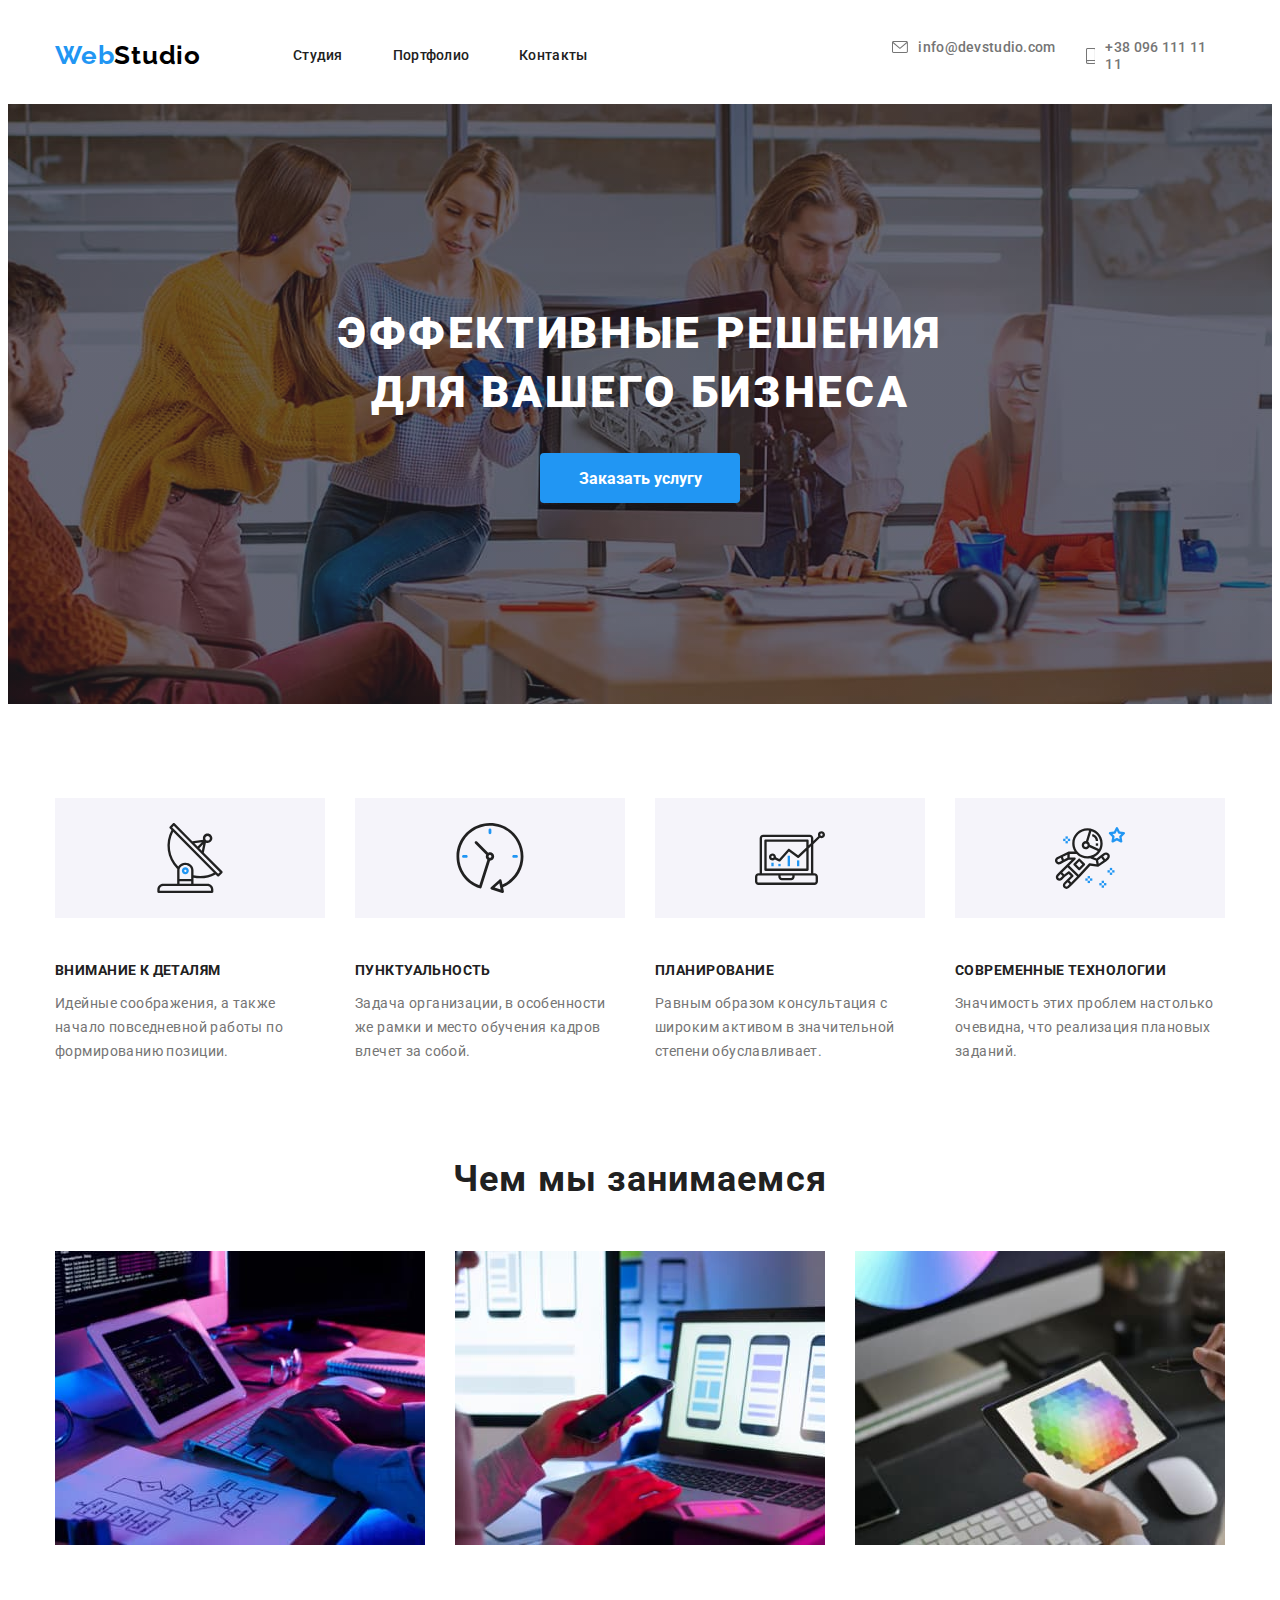
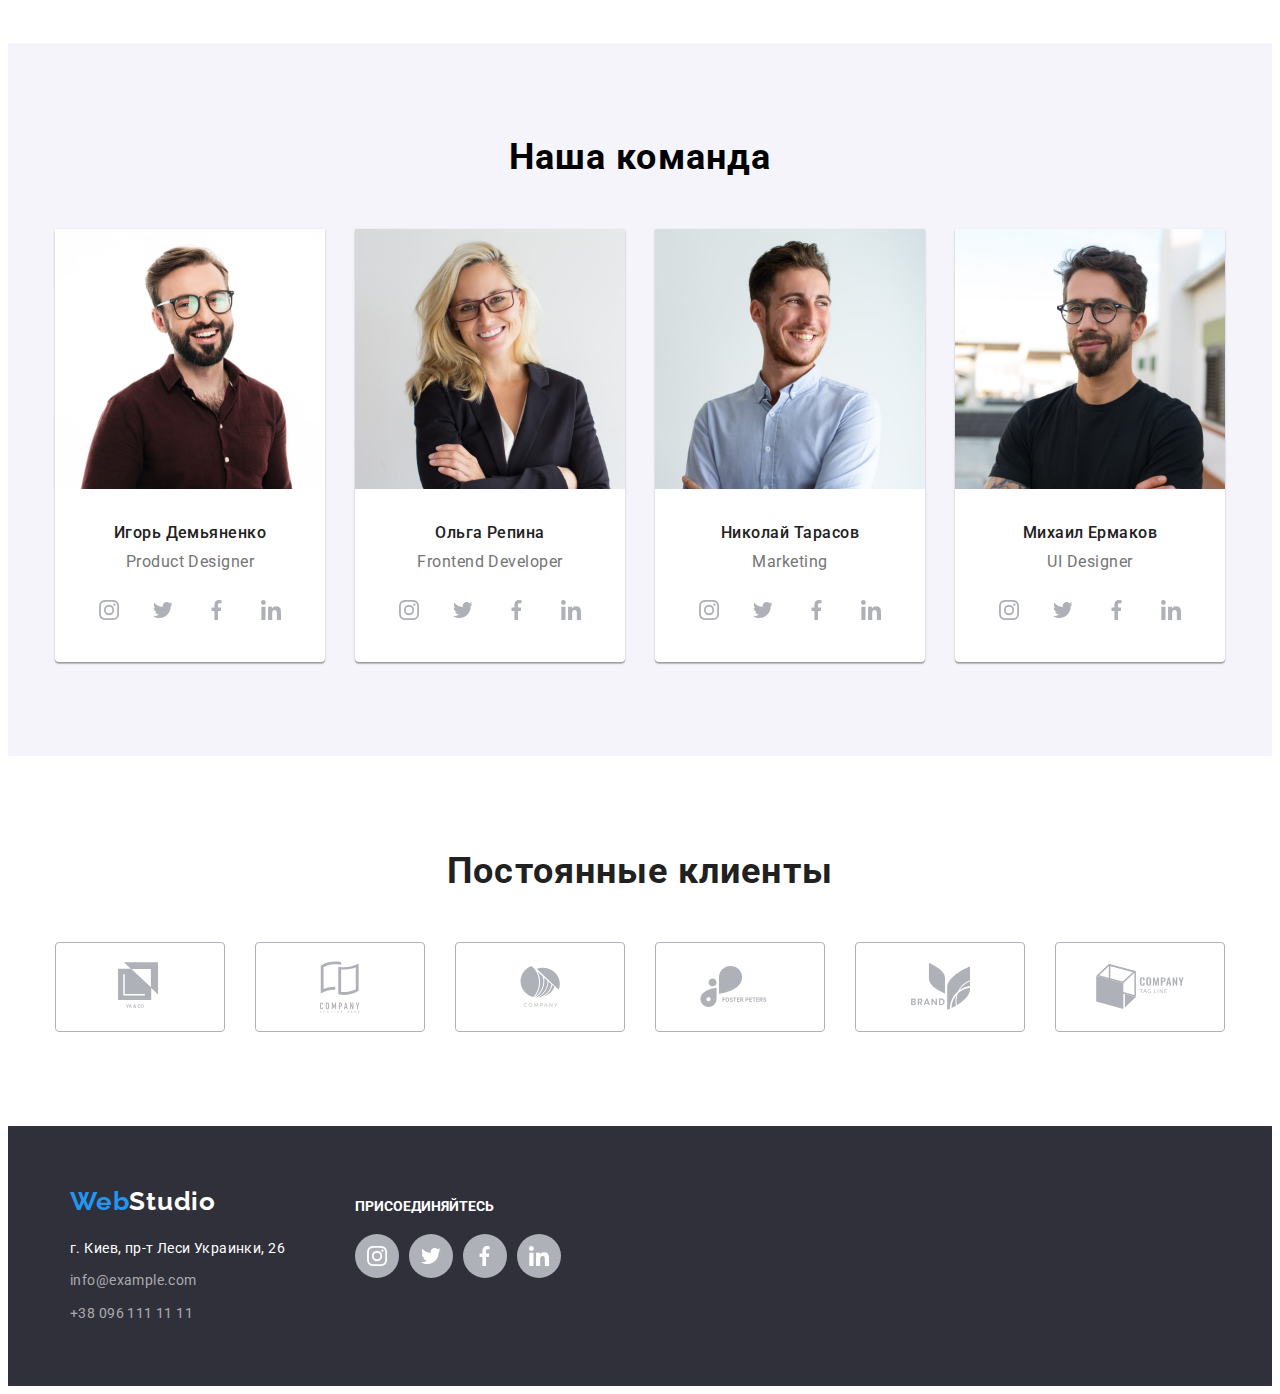
<file: index.html>
<!DOCTYPE html>
<html lang="ru">
<head>
    <meta charset="UTF-8">
    <meta name="viewport" content="width=device-width, initial-scale=1.0">
    <title>goit-murkup-hw-04</title>
    <link rel="preconnect" href="https://fonts.gstatic.com">
    <link href="https://fonts.googleapis.com/css2?family=Raleway:wght@700&family=Roboto:wght@400;500;700;900&display=swap"
        rel="stylesheet">
    <link rel="stylesheet" href="https://cdnjs.cloudflare.com/ajax/libs/modern-normalize/1.0.0/modern-normalize.min.css"
        integrity="sha512-ISS7cAi1PEhQ8jnbJpJZMd29NlhNj4AWYyLOSp2CE/CsHxTCu+r+t0D2yoJudVrd0/8fTVPUVDzY5Tvli75u/g=="
        crossorigin="anonymous" />
    <link rel="stylesheet" href="./css/style.css">
</head>
<body>
    <header>
        <div class="container-header">   
        <nav class="nav">
            <a class="logo-header" href="">Web<span class="logo-header-2">Studio</span></a>
            <ul class="nav-list">
                <li class="item" ><a href="./index.html">Студия</a></li>
                <li class="item"><a href="./portfolio.html">Портфолио</a></li>
                <li class="item" ><a href="#">Контакты</a></li>
            </ul>
        </nav>
            <ul class="contact-us">
                <li class="item">
                    <a href="mailto:info@devstudio.com">
                        <svg class="icon-letter" width="16" height="12">
                            <use href="./images/symbol-defs.svg#icon-letter"></use>
                        </svg>
                            info@devstudio.com
                    </a>
                </li>
                <li class="item">
                    <a href="callto:+380961111111">
                        <svg class="icon-smartphone" width="10" height="16">
                            <use href="./images/symbol-defs.svg#icon-smartphone"></use>
                        </svg>
                        +38 096 111 11 11
                    </a>
                </li>
            </ul>
        </div>
    </header>
    <main>
        <!--hero-->
        <section class="section-hero">
                <h1 class="hero-title" >Эффективные решения <br> для вашего бизнеса</h1>
                <button class="button-hero">Заказать услугу</button>    
        </section>
        <!--futures-->
        <section class="futures-list">
            <div class="container">
                <ul class="futures-flex">
                    <li class="item icon-detales">
                        <h3 class="futures-list-title">Внимание к деталям</h3>
                        <p class="futures-list-description">Идейные соображения, а также начало повседневной работы по формированию позиции.</p>
                    </li>
                    <li class="item icon-intime">
                        <h3 class="futures-list-title">Пунктуальность</h3>
                        <p class="futures-list-description">Задача организации, в особенности же рамки и место обучения кадров влечет за собой.</p>
                    </li>
                    <li class="item icon-plan">
                        <h3 class="futures-list-title">Планирование</h3>
                        <p class="futures-list-description">Равным образом консультация с широким активом в значительной степени обуславливает.</p>
                    </li>
                    <li class="item icon-tech">
                        <h3 class="futures-list-title">Современные технологии</h3>
                        <p class="futures-list-description">Значимость этих проблем настолько очевидна, что реализация плановых заданий.</p>
                    </li>
                </ul>
            </div>
        </section>
        <!--what we are do-->
        <section class=" our-work">
            <div class="container container-our-work">
                <h2 class="what-we-are-do">Чем мы занимаемся</h2>
                <ul class="work-flex">
                    <li class="item"><img src="./images/box 1.jpg" alt="photo box 1"></li>
                    <li class="item"><img src="./images/box 2.jpg" alt="photo box 1"></li>
                    <li class="item"><img src="./images/box 3.jpg" alt="photo box 1"></li>
                </ul>
            </div>
        </section>
        <!--our team-->
        <section class="our-team"> 
            <div class="container">
                <h2>Наша команда</h2>
                <ul class="our-team-list">
                    <li class="item">
                        <img src="./images/img.jpg" alt="Игорь Демьяненко">
                        <div>
                            <h3>Игорь Демьяненко</h3>
                            <p>Product Designer</p>
                            <ul class="soc-list">
                                <li class="soc-item">
                                    <a class="soc-link" href="">
                                        <svg class="soc-icon">
                                            <use href="./images/symbol-defs.svg#icon-instagram"></use>
                                        </svg>
                                    </a>
                                </li>
                                <li class="soc-item">
                                    <a class="soc-link" href="">
                                        <svg class="soc-icon">
                                            <use href="./images/symbol-defs.svg#icon-twitter"></use>
                                        </svg>
                                    </a>
                                </li>
                                <li class="soc-item">
                                    <a class="soc-link" href="">
                                        <svg class="soc-icon">
                                            <use href="./images/symbol-defs.svg#icon-facebook"></use>
                                        </svg>
                                    </a>
                                </li>
                                <li class="soc-item">
                                    <a class="soc-link" href="">
                                        <svg class="soc-icon">
                                            <use href="./images/symbol-defs.svg#icon-linkedin"></use>
                                        </svg>
                                    </a>
                                </li>
                            </ul>
                        </div>
                    </li>
                    <li class="item">
                        <img src="./images/img (1).jpg" alt="Ольга Репина">
                        <div>
                            <h3>Ольга Репина</h3>
                            <p>Frontend Developer</p>
                            <ul class="soc-list" >
                                <li class="soc-item">
                                    <a class="soc-link" href=""> 
                                        <svg class="soc-icon">
                                            <use href="./images/symbol-defs.svg#icon-instagram"></use>
                                        </svg>
                                    </a>
                                </li>
                                <li class="soc-item">
                                    <a class="soc-link" href="">
                                        <svg class="soc-icon">
                                            <use href="./images/symbol-defs.svg#icon-twitter"></use>
                                        </svg>
                                    </a>
                                </li>
                                <li class="soc-item">
                                    <a class="soc-link" href="">
                                        <svg class="soc-icon">
                                            <use href="./images/symbol-defs.svg#icon-facebook"></use>
                                        </svg>
                                    </a>
                                </li>
                                <li class="soc-item">
                                    <a class="soc-link" href="">
                                        <svg class="soc-icon">
                                            <use href="./images/symbol-defs.svg#icon-linkedin"></use>
                                        </svg>
                                    </a>
                                </li>
                            </ul>
                        </div>
                    </li>
                    <li class="item">
                        <img src="./images/img (2).jpg" alt="Николай Тарасов">
                        <div>
                            <h3>Николай Тарасов</h3>
                            <p>Marketing</p>
                            <ul class="soc-list">
                                <li class="soc-item">
                                    <a class="soc-link" href="">
                                        <svg class="soc-icon">
                                            <use href="./images/symbol-defs.svg#icon-instagram"></use>
                                        </svg>
                                    </a>
                                </li>
                                <li class="soc-item">
                                    <a class="soc-link" href="">
                                        <svg class="soc-icon">
                                            <use href="./images/symbol-defs.svg#icon-twitter"></use>
                                        </svg>
                                    </a>
                                </li>
                                <li class="soc-item">
                                    <a class="soc-link" href="">
                                        <svg class="soc-icon">
                                            <use href="./images/symbol-defs.svg#icon-facebook"></use>
                                        </svg>
                                    </a>
                                </li>
                                <li class="soc-item">
                                    <a class="soc-link" href="">
                                        <svg class="soc-icon">
                                            <use href="./images/symbol-defs.svg#icon-linkedin"></use>
                                        </svg>
                                    </a>
                                </li>
                            </ul>
                        </div>
                    </li>
                    <li class="item">
                        <img src="./images/img (3).jpg" alt="Михаил Ермаков">
                        <div>
                            <h3>Михаил Ермаков</h3>
                            <p>UI Designer</p>
                            <ul class="soc-list">
                                <li class="soc-item">
                                    <a class="soc-link" href="">
                                        <svg class="soc-icon">
                                            <use href="./images/symbol-defs.svg#icon-instagram"></use>
                                        </svg>
                                    </a>
                                </li>
                                <li class="soc-item">
                                    <a class="soc-link" href="">
                                        <svg class="soc-icon">
                                            <use href="./images/symbol-defs.svg#icon-twitter"></use>
                                        </svg>
                                    </a>
                                </li>
                                <li class="soc-item">
                                    <a class="soc-link" href="">
                                        <svg class="soc-icon">
                                            <use href="./images/symbol-defs.svg#icon-facebook"></use>
                                        </svg>
                                    </a>
                                </li>
                                <li class="soc-item">
                                    <a class="soc-link" href="">
                                        <svg class="soc-icon">
                                            <use href="./images/symbol-defs.svg#icon-linkedin"></use>
                                        </svg>
                                    </a>
                                </li>
                            </ul>
                        </div>
                    </li>
                </ul>
            </div>
        </section>
        <!--cliens-->
        <section class="client">
                    <div class="container">
                        <h2 class="client-title">Постоянные клиенты</h2>
                        <ul class="client-list">
                            <li class="client-item">
                                <a class="client-link" href="">
                                    <svg class="client-icon" width="44.27" height="49.23">
                                        <use href="./images/symbol-defs.svg#icon-brand-1"></use>
                                    </svg>
                                </a>
                            </li>
                            <li class="client-item">
                                <a class="client-link" href="">
                                    <svg class="client-icon" width="40" height="52">
                                        <use href="./images/symbol-defs.svg#icon-brand-2"></use>
                                    </svg>
                                </a>
                            </li>
                            <li class="client-item">
                                <a class="client-link" href="">
                                    <svg class="client-icon" width="41" height="41.26">
                                        <use href="./images/symbol-defs.svg#icon-brand-3"></use>
                                    </svg>
                                </a>
                            </li>
                            <li class="client-item">
                                <a class="client-link" href="">
                                    <svg class="client-icon" width="79.66" height="42.02">
                                        <use href="./images/symbol-defs.svg#icon-brand-4"></use>
                                    </svg>
                                </a>
                            </li>
                            <li class="client-item">
                                <a class="client-link" href="">
                                    <svg class="client-icon" width="59" height="47">
                                        <use href="./images/symbol-defs.svg#icon-brand-5"></use>
                                    </svg>
                                </a>
                            </li>
                            <li class="client-item">
                                <a class="client-link" href="">
                                    <svg class="client-icon" width="88.48" height="45.44">
                                        <use href="./images/symbol-defs.svg#icon-brand-6"></use>
                                    </svg>
                                </a>
                            </li>

                        </ul>
                    </div>
        </section>
    </main>
    <footer class="footer">
        <div class="container footer-block">
            <div class="contact-block">
                <a class="logo-footer" href="">Web<span class="logo-footer-2">Studio</span></a>
                <address class="address">
                <ul class="address-list">
                    <li>
                        <a class="address-office" href="#">г. Киев, пр-т Леси Украинки, 26</a>
                    </li>
                    <li class="address-item">
                        <a class="address-mail" href="mailto:info@example.com">info@example.com</a>
                    </li>
                    <li class="address-item">
                        <a class="address-phone" href="callto:+380961111111">+38 096 111 11 11</a>
                    </li>
                </ul>
                </address>
            </div>
            <div class="soc-block">
                <h3>ПРИСОЕДИНЯЙТЕСЬ</h3>
                <ul>
                <li class="soc-item">
                    <a class="soc-link" href="">
                        <svg class="soc-icon icon-footer">
                            <use href="./images/symbol-defs.svg#icon-instagram"></use>
                        </svg>
                    </a>
                </li>
                <li class="soc-item">
                    <a class="soc-link" href="">
                        <svg class="soc-icon icon-footer">
                            <use href="./images/symbol-defs.svg#icon-twitter"></use>
                        </svg>
                    </a>
                </li>
                <li class="soc-item">
                    <a class="soc-link" href="">
                        <svg class="soc-icon icon-footer">
                            <use href="./images/symbol-defs.svg#icon-facebook"></use>
                        </svg>
                    </a>
                </li>
                <li class="soc-item">
                    <a class="soc-link" href="">
                        <svg class="soc-icon icon-footer">
                            <use href="./images/symbol-defs.svg#icon-linkedin"></use>
                        </svg>
                    </a>
                </li>
                </ul>   
            </div>
        </div>
    </footer>
</body>
</html>
</file>
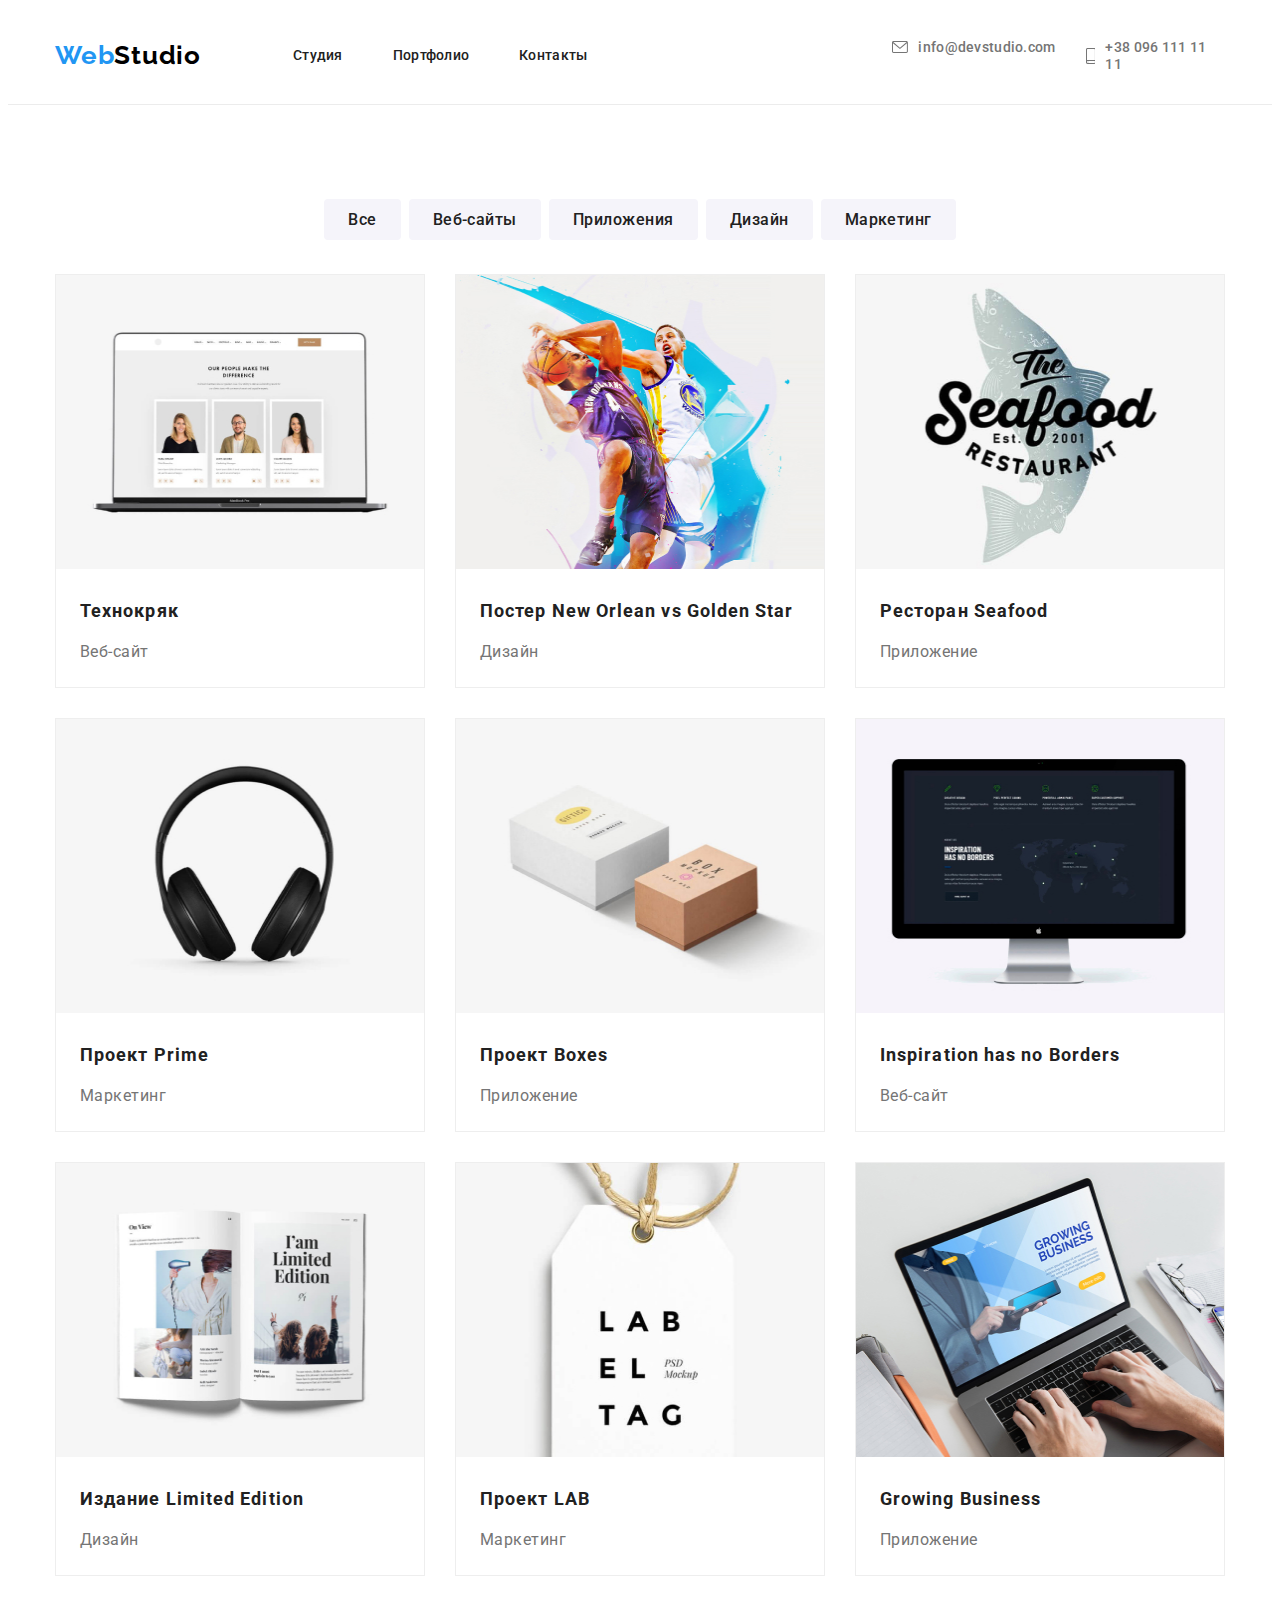
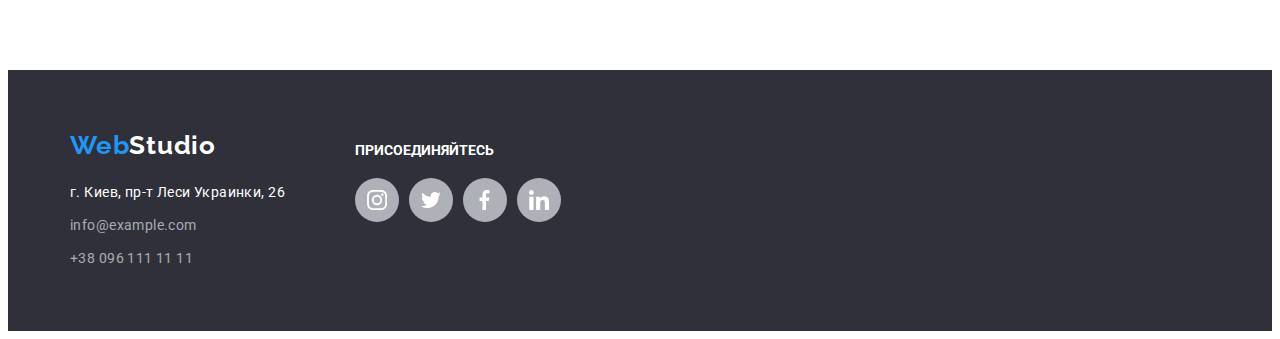
<file: portfolio.html>
<!DOCTYPE html>
<html lang="ru">

<head>
    <meta charset="UTF-8">
    <meta name="viewport" content="width=device-width, initial-scale=1.0">
    <title>goit-murkup-hw-04</title>
    <link rel="preconnect" href="https://fonts.gstatic.com">
    <link href="https://fonts.googleapis.com/css2?family=Raleway:wght@700&family=Roboto:wght@400;500;700;900&display=swap"
        rel="stylesheet">
    <link rel="stylesheet" href="https://cdnjs.cloudflare.com/ajax/libs/modern-normalize/1.0.0/modern-normalize.min.css"
        integrity="sha512-ISS7cAi1PEhQ8jnbJpJZMd29NlhNj4AWYyLOSp2CE/CsHxTCu+r+t0D2yoJudVrd0/8fTVPUVDzY5Tvli75u/g=="
        crossorigin="anonymous" />
    <link rel="stylesheet" href="./css/style.css">
</head>


<body>
    <header>
        <div class="container-header">
            <nav class="nav">
                <a class="logo-header" href="">Web<span class="logo-header-2">Studio</span></a>
                <ul class="nav-list">
                    <li class="item"><a href="./index.html">Студия</a></li>
                    <li class="item"><a href="./portfolio.html">Портфолио</a></li>
                    <li class="item"><a href="#">Контакты</a></li>
                </ul>
            </nav>
                <ul class="contact-us">
                    <li class="item">
                        <a href="mailto:info@devstudio.com">
                            <svg class="icon-letter" width="16" height="12">
                                <use href="./images/symbol-defs.svg#icon-letter"></use>
                            </svg>
                            info@devstudio.com
                        </a>
                    </li>
                    <li class="item">
                        <a href="callto:+380961111111">
                            <svg class="icon-smartphone" width="10" height="16">
                                <use href="./images/symbol-defs.svg#icon-smartphone"></use>
                            </svg>
                            +38 096 111 11 11
                        </a>
                    </li>
                </ul>
        </div>
    </header>
    <main>
        <!--portfolio section-->
        <section class="portfolio-section">
            <div class="container">
                <h1 hidden>Портфолио</h1>
                    <ul class="portfolio-section-list">
                        <li class="item"><button type="button">Все</button></li>
                        <li class="item"><button type="button">Веб-сайты</button></li>
                        <li class="item"><button type="button">Приложения</button></li>
                        <li class="item"><button type="button">Дизайн</button></li>
                        <li class="item"><button type="button">Маркетинг</button></li>
                    </ul>
                    <ul class="portfolio-list">
                        <li class="item">
                            <a class="portfolio-link" href="#">
                                <img src="./images/portfolio1.jpg" alt="portfolio">
                                <div class="item-title">
                                    <h2>Технокряк</h2>
                                    <p>Веб-сайт</p>
                                </div>
                            </a>
                        </li>
                        <li class="item">
                            <a class="portfolio-link"  href="#"><img src="./images/portfolio2.jpg" alt="portfolio2">
                            <div class="item-title">
                            <h2>Постер New Orlean vs Golden Star</h2>
                            <p>Дизайн</p>
                            </div>
                            </a>
                        </li>
                        <li class="item">
                            <a class="portfolio-link" href="#"><img src="./images/portfolio3.jpg" alt="portfolio3">
                            <div class="item-title">
                            <h2>Ресторан Seafood</h2>
                            <p>Приложение</p>
                            </div>
                            </a>
                        </li>
                        <li class="item">
                            <a class="portfolio-link" href="#"><img src="./images/portfolio4.jpg" alt="portfolio4">
                            <div class="item-title">
                            <h2>Проект Prime</h2>
                            <p>Маркетинг</p>
                            </div>
                            </a>
                        </li>
                        <li class="item">
                            <a class="portfolio-link" href="#"><img src="./images/portfolio5.jpg" alt="portfolio5">
                            <div class="item-title">
                            <h2>Проект Boxes</h2>
                            <p>Приложение</p>
                            </div>
                            </a>
                        </li>
                        <li class="item">
                            <a class="portfolio-link" href="#"><img src="./images/portfolio6.jpg" alt="portfolio6">
                            <div class="item-title">
                            <h2>Inspiration has no Borders</h2>
                            <p>Веб-сайт</p>
                            </div>
                            </a>
                        </li>
                        <li class="item">
                            <a class="portfolio-link" href="#"><img src="./images/portfolio7.jpg" alt="portfolio7">
                            <div class="item-title">
                            <h2>Издание Limited Edition</h2>
                            <p>Дизайн</p>
                            </div>
                            </a>
                        </li>
                        <li class="item">
                            <a class="portfolio-link" href="#"><img src="./images/portfolio8.jpg" alt="portfolio8">
                            <div class="item-title">
                            <h2>Проект LAB</h2>
                            <p>Маркетинг</p>
                            </div>
                            </a>
                        </li>
                        <li class="item">
                            <a class="portfolio-link" href="#"><img src="./images/portfolio9.jpg" alt="portfolio9">
                            <div class="item-title">
                            <h2>Growing Business</h2>
                            <p>Приложение</p>
                            </div>
                            </a>
                        </li>
                    </ul>
            </div>
        </section>
    </main>
    <footer class="footer">
        <div class="container footer-block">
            <div class="contact-block">
                <a class="logo-footer" href="">Web<span class="logo-footer-2">Studio</span></a>
                <address class="address">
                    <ul class="address-list">
                        <li>
                            <a class="address-office" href="#">г. Киев, пр-т Леси Украинки, 26</a>
                        </li>
                        <li class="address-item">
                            <a class="address-mail" href="mailto:info@example.com">info@example.com</a>
                        </li>
                        <li class="address-item">
                            <a class="address-phone" href="callto:+380961111111">+38 096 111 11 11</a>
                        </li>
                    </ul>
                </address>
            </div>
            <div class="soc-block">
                <h3>ПРИСОЕДИНЯЙТЕСЬ</h3>
                <ul>
                    <li class="soc-item">
                        <a class="soc-link" href="">
                            <svg class="soc-icon icon-footer">
                                <use href="./images/symbol-defs.svg#icon-instagram"></use>
                            </svg>
                        </a>
                    </li>
                    <li class="soc-item">
                        <a class="soc-link" href="">
                            <svg class="soc-icon icon-footer">
                                <use href="./images/symbol-defs.svg#icon-twitter"></use>
                            </svg>
                        </a>
                    </li>
                    <li class="soc-item">
                        <a class="soc-link" href="">
                            <svg class="soc-icon icon-footer">
                                <use href="./images/symbol-defs.svg#icon-facebook"></use>
                            </svg>
                        </a>
                    </li>
                    <li class="soc-item">
                        <a class="soc-link" href="">
                            <svg class="soc-icon icon-footer">
                                <use href="./images/symbol-defs.svg#icon-linkedin"></use>
                            </svg>
                        </a>
                    </li>
                </ul>
            </div>
        </div>
    </footer>
</body>

</html>
</file>
<file: css/style.css>
:root {
  --primary-text-color: #757575;
  --title-text-color: #212121;
  --accent-color: #2196f3;
  --logo-color: #000000;
  --primary-bg-color: #ffffff;
  --bg-color: #2f303a;
}

html {
  box-sizing: border-box;
}
*,
*::before,
*::after {
  box-sizing: inherit;
}

body {
  font-family: roboto, sans-serif;
  background-color: var(--primary-bg-color);
}

ul {
  list-style: none;
  margin-top: 0;
  margin-bottom: 0;
  padding-left: 0;
}
a {
  text-decoration: none;
}

.container {
  width: 1200px;
  padding-left: 15px;
  padding-right: 15px;
  margin-left: auto;
  margin-right: auto;
}

.header {
  margin-bottom: 0;
  padding-left: 0;
  padding-right: 0;
}

.container-header {
  display: flex;
  flex-direction: row;
  justify-content: space-between;
  width: 1170px;
  margin-left: auto;
  margin-right: auto;
}

.nav {
  display: flex;
  align-items: center;
}

.logo-header {
  width: 145px;
  height: 31px;
  left: 215px;
  top: 24px;
  font-family: Raleway;
  font-style: normal;
  font-weight: bold;
  font-size: 26px;
  line-height: 31px;
  letter-spacing: 0.03em;
  color: var(--accent-color);
}

.logo-header-2 {
  color: var(--logo-color);
}

.logo-footer {
  width: 145px;
  height: 31px;
  left: 215px;
  top: 2157px;
  font-family: Raleway;
  font-style: normal;
  font-weight: bold;
  font-size: 26px;
  line-height: 31px;
  letter-spacing: 0.03em;
  color: var(--accent-color);
}

.logo-footer-2 {
  color: var(--primary-bg-color);
}
.nav-list {
  display: flex;
  margin-left: 93px;
  padding-left: 0;
}

.nav-list .item:not(:last-child) {
  margin-right: 50px;
}

/* Задаем падингом больше зону для ховер и фокус*/
.nav-list a {
  display: block;
  padding-top: 32px;
  padding-bottom: 32px;
}

.nav-list a {
  font-family: Roboto;
  font-style: normal;
  font-weight: 500;
  font-size: 14px;
  line-height: 1.2;
  letter-spacing: 0.02em;
  color: var(--title-text-color);
}
.nav-list a:hover,
.nav-list a:focus {
  color: var(--accent-color);
}

.contact-us {
  display: flex;
  margin-top: 0;
  margin-bottom: 0;
  padding-left: 0;
  margin-left: 305px;
}

/* Задаем падингом больше зону для ховер и фокус*/
.contact-us a {
  display: block;
  padding-top: 31px;
  padding-bottom: 31px;
  color: var(--primary-text-color);
}

.contact-us .item:not(:last-child) {
  margin-right: 30px;
}

.contact-us a {
  display: inline-flex;
  font-family: Roboto;
  font-style: normal;
  font-weight: 500;
  font-size: 14px;
  line-height: 1.2;
  letter-spacing: 0.02em;
  color: var(--primary-text-color);
  align-items: center;
}
.contact-us a:hover,
.contact-us a:focus {
  color: var(--accent-color);
}

.icon-letter,
.icon-smartphone {
  margin-right: 10px;
  fill: var(--primary-text-color);
}

.contact-us a:hover .icon-letter,
.contact-us a:focus .icon-letter,
.contact-us a:hover .icon-smartphone,
.contact-us a:focus .icon-smartphone {
  fill: currentColor;
}

/*HERO*/
.section-hero {
  padding-top: 200px;
  padding-bottom: 200px;
  margin-left: auto;
  margin-right: auto;

  background-image: linear-gradient(
      to right,
      rgba(47, 48, 58, 0.4),
      rgba(47, 48, 58, 0.4)
    ),
    url("../images/hero-font.jpg");
  max-width: 1600px;
  height: 600px;
  background-repeat: no-repeat;
  background-position: center;
  background-size: cover;
}

.hero-title {
  color: var(--primary-bg-color);
  font-family: Roboto;
  font-style: normal;
  font-weight: 900;
  font-size: 44px;
  line-height: 1.36;
  letter-spacing: 0.06em;
  text-transform: uppercase;
  text-align: center;
  margin-top: 0;
  margin-bottom: 30px;
}

.button-hero {
  font-family: Roboto;
  font-style: normal;
  font-weight: bold;
  width: 200px;
  height: 50px;
  font-size: 16px;
  line-height: 1.2;
  background-color: var(--accent-color);
  color: var(--primary-bg-color);
  display: block;
  margin-top: 0;
  margin-left: auto;
  margin-right: auto;
  /*box-shadow: 0px 4px 4px rgba(0, 0, 0, 0.15);*/
  border-style: solid;
  border-radius: 4px;
  border-color: var(--accent-color);
}

.futures-list {
  padding-top: 94px;
  padding-bottom: 94px;
}

.futures-flex {
  display: flex;
  flex-wrap: wrap;
  padding-left: 0;
}

.futures-flex .item {
  display: flex;
  flex-direction: column;
  width: 270px;
  margin-right: 30px;
}

.futures-flex .item:nth-child(4n) {
  margin-right: 0;
}

.futures-list p {
  margin-top: 0;
  margin-bottom: 0;
}

.futures-list h2 {
  margin-top: 0;
  margin-bottom: 10px;
}

.futures-list-title {
  font-style: normal;
  font-weight: bold;
  font-size: 14px;
  line-height: 1.2;
  letter-spacing: 0.03em;
  text-transform: uppercase;
  color: var(--title-text-color);
}

.futures-list .item::before {
  display: block;
  height: 120px;
  content: "";
  background-color: #f5f4fa;
  margin-bottom: 30px;
  background-repeat: no-repeat;
  background-position: center;
}

.futures-list .icon-detales::before {
  background-image: url("../images/antenna\ 1.svg");
}

.futures-list .icon-intime::before {
  background-image: url("../images/clock\ 1.svg");
}

.futures-list .icon-plan::before {
  background-image: url("../images/diagram\ 1.svg");
}

.futures-list .icon-tech::before {
  background-image: url(../images/astronaut\ 1.svg);
}

.futures-list-description {
  font-style: normal;
  font-weight: normal;
  font-size: 14px;
  line-height: 1.71;
  letter-spacing: 0.03em;
  color: var(--primary-text-color);
}

/*what-we-are-do*/

.work-flex {
  display: flex;
  padding-left: 0;
}

.work-flex .item {
  justify-content: space-between;
  width: 370px;
}

.work-flex .item + .item {
  margin-left: 30px;
}

.our-work {
  padding-top: 0px;
  padding-bottom: 94px;
}

.container-our-work {
  margin: auto;
}

.what-we-are-do {
  font-style: normal;
  font-weight: bold;
  font-size: 36px;
  line-height: 1.2;
  letter-spacing: 0.03em;
  color: var(--title-text-color);
  margin-top: 0;
  margin-bottom: 50px;
  text-align: center;
}
.what-we-are-do img {
  width: 370px;
  height: 294px;
}

/* our-team */

.our-team {
  background-color: #f5f4fa;
  padding-top: 94px;
  padding-bottom: 94px;
}

.our-team-list {
  display: flex;
  padding-left: 0;
}

.our-team-list .item {
  justify-content: space-between;
  width: 270px;
}

.our-team-list .item + .item {
  margin-left: 30px;
}

.our-team h2 {
  font-family: Roboto;
  font-style: normal;
  font-weight: bold;
  font-size: 36px;
  line-height: 1.16;
  letter-spacing: 0.03em;

  display: block;
  margin-top: 0;
  margin-bottom: 50px;
  text-align: center;
}

.our-team-list h3 {
  margin-top: 0;
  margin-bottom: 10px;
  font-style: normal;
  font-weight: 500;
  font-size: 16px;
  line-height: 1.2;
  letter-spacing: 0.03em;
  color: var(--title-text-color);
}

.our-team p {
  margin-top: 0;
  margin-bottom: 16px;
  font-style: normal;
  font-weight: normal;
  font-size: 16px;
  line-height: 1.2;
  letter-spacing: 0.03em;
  color: var(--primary-text-color);
}

.our-team img {
  margin-top: 0;
  margin-bottom: 30px;
  width: 270px;
  height: 260px;
}

.our-team .item {
  text-align: center;
  width: 270px;
  background: var(--primary-bg-color);
  box-shadow: 0px 1px 3px rgba(0, 0, 0, 0.12), 0px 1px 1px rgba(0, 0, 0, 0.14),
    0px 2px 1px rgba(0, 0, 0, 0.2);
  border-radius: 0px 0px 4px 4px;
}

.soc-list {
  display: flex;
  margin: 0px 32px 30px;
  padding-left: 0px;
  justify-content: space-between;
  align-items: center;
}

.soc-link {
  display: flex;
  justify-content: center;
  align-items: center;
  width: 44px;
  height: 44px;
  border-radius: 50%;
}

.soc-icon {
  width: 20px;
  height: 20px;
  fill: #afb1b8;
}

.soc-link:hover,
.soc-link:focus {
  background-color: var(--accent-color);
}

.soc-link:hover .soc-icon,
.soc-link:focus .soc-icon {
  fill: var(--primary-bg-color);
}

/*CLIENT*/

.client {
  padding-top: 94px;
  padding-bottom: 94px;
}

.client-title {
  font-family: Roboto;
  font-style: normal;
  font-weight: bold;
  font-size: 36px;
  line-height: 1.17;
  text-align: center;
  letter-spacing: 0.03em;
  color: var(--title-text-color);
  margin: 0px auto 50px;
}

.client-list {
  display: flex;
  align-items: center;
  justify-content: center;
}

.client-link {
  display: flex;
  justify-content: center;
  align-items: center;
  width: 170px;
  height: 90px;

  border: 1px solid #afb1b8;
  border-radius: 4px;
}

.client-item:not(:last-child) {
  margin-right: 30px;
}

.client-link:hover,
.client-link:focus {
  border-color: var(--accent-color);
}

.client-icon {
  fill: #afb1b8;
}

.client-link:hover .client-icon,
.client-link:focus .client-icon {
  fill: var(--accent-color);
}

/*FOOTER*/
footer {
  padding-top: 60px;
  padding-bottom: 60px;
  background-color: var(--bg-color);
}

.footer-block {
  width: 1170px;
  display: flex;
  justify-content: flex-start;
  margin-bottom: 0;
}

.logo-footer {
  display: block;
  margin-bottom: 20px;
}

footer img {
  margin-bottom: 20px;
}
.address {
  margin-top: 0;
  margin-bottom: 0;
}

.address-list {
  padding-left: 0;
}

.footer {
  margin-bottom: 0;
}

.address-office {
  font-style: normal;
  font-weight: normal;
  font-size: 14px;
  line-height: 1.7;
  letter-spacing: 0.03em;
  color: var(--primary-bg-color);
}

.address-mail,
.address-phone {
  font-family: Roboto;
  font-style: normal;
  font-weight: normal;
  font-size: 14px;
  line-height: 1.7;
  letter-spacing: 0.03em;
  color: rgba(255, 255, 255, 0.6);
}

.address-item {
  margin-top: 9px;
}

.footer {
  display: flex;
}

.soc-block {
  display: flex;
  width: 206px;
  height: 80px;
  flex-direction: column;
  margin-left: 70px;
  margin-top: 12px;
}

.soc-block ul {
  display: flex;
}

.soc-block h3 {
  display: block;

  font-family: Roboto;
  font-style: normal;
  font-weight: bold;
  font-size: 14px;
  line-height: 16px;
  letter-spacing: 1.14;
  text-transform: uppercase;

  color: #ffffff;

  margin-top: 0;
  margin-bottom: 20px;
}

.soc-block a {
  background-color: #afb1b8;
}

.icon-footer {
  fill: var(--primary-bg-color);
}

.soc-block .soc-item:not(:last-child) {
  margin-right: 10px;
}

/* страница пртфолио */

.portfolio-section {
  border-top: 1px solid #ececec;
  padding-top: 94px;
  padding-bottom: 64px;
}

.portfolio-section-list {
  display: flex;
  justify-content: center;
  margin-bottom: 34px;
}

.portfolio-section-list .item:not(:last-child) {
  margin-right: 8px;
}

.portfolio-section-list button {
  background-color: #f5f4fa;
  color: var(--title-text-color);
  font-family: Roboto;
  font-style: normal;
  font-weight: 500;
  font-size: 16px;
  line-height: 1.6;
  letter-spacing: 0.03em;
  border-color: transparent;
  border-radius: 4px;
  padding: 6px 22px;
}
.portfolio-section-list button:hover,
.portfolio-section-list button:focus {
  background-color: var(--accent-color);
  color: var(--primary-bg-color);
  font-family: Roboto;
  font-style: normal;
  font-weight: 500;
  font-size: 16px;
  line-height: 1.6;
}

.portfolio-list {
  padding-left: 0;
  padding-right: 0;
  display: flex;
  flex-wrap: wrap;
}

.portfolio-list .item {
  width: 370px;
  margin-right: 30px;
  margin-bottom: 30px;
  display: block;
  background: #ffffff;
  border: 1px solid #eeeeee;
}

.portfolio-list .item:nth-child(3n) {
  margin-right: 0;
}

.portfolio-link {
  display: block;
}

.portfolio-link:hover,
.portfolio-link:focus {
  box-shadow: 0px 1px 1px rgba(0, 0, 0, 0.12), 0px 4px 4px rgba(0, 0, 0, 0.06),
    1px 4px 6px rgba(0, 0, 0, 0.15);
}

.portfolio-list .item-title {
  padding: 20px 24px;
  width: 368px;
}

.portfolio-list img {
  width: 368px;
  height: 294px;
}

.portfolio-list h2 {
  font-style: normal;
  font-weight: bold;
  font-size: 18px;
  line-height: 36px;
  letter-spacing: 0.06em;
  color: var(--title-text-color);
  margin: 0 0 8px 0;
}

.portfolio-list p {
  font-style: normal;
  font-weight: normal;
  font-size: 16px;
  line-height: 30px;
  letter-spacing: 0.03em;
  color: var(--primary-text-color);
  margin: 0;
}
</file>
